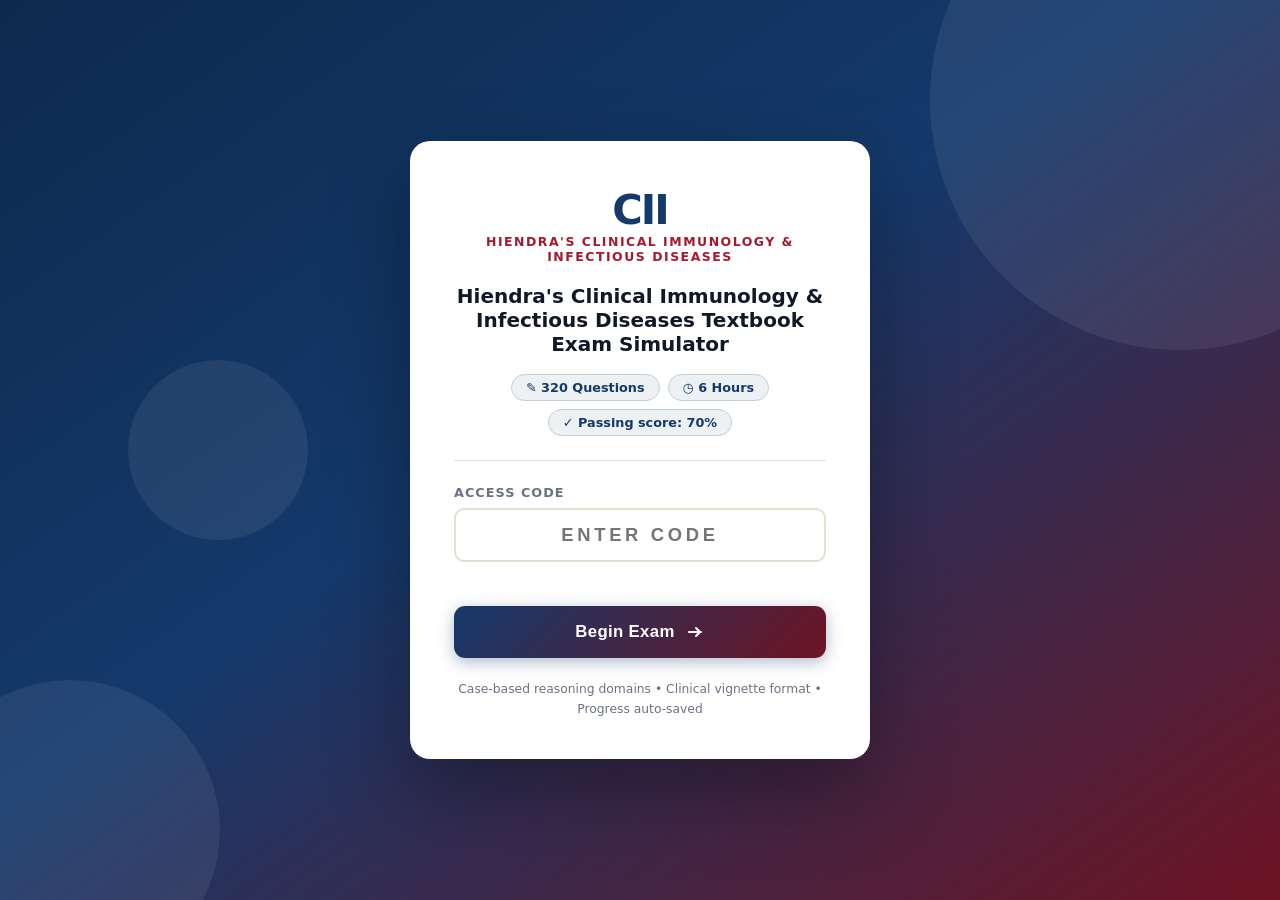
<file: index.html>
<!DOCTYPE html>
<html lang="en">
<head>
  <meta charset="UTF-8" />
  <meta name="viewport" content="width=device-width, initial-scale=1.0" />
  <title>Hiendra's Clinical Immunology &amp; Infectious Diseases Textbook - Exam Simulator</title>
  <link rel="stylesheet" href="style.css?v=1" />
</head>
<body>

<!-- ── Access Gate ──────────────────────────────────────────────────────── -->
<div id="access-gate">
  <div class="gate-bg-shapes">
    <div class="shape shape-1"></div>
    <div class="shape shape-2"></div>
    <div class="shape shape-3"></div>
  </div>
  <div class="gate-card">
    <div class="gate-logo">
      <div class="logo-badge">CII</div>
      <div class="logo-sub">Hiendra's Clinical Immunology &amp; Infectious Diseases</div>
    </div>

    <div class="gate-title">Hiendra's Clinical Immunology &amp; Infectious Diseases Textbook Exam Simulator</div>
    <div class="gate-meta-row">
      <div class="gate-chip">&#9998; 320 Questions</div>
      <div class="gate-chip">&#9719; 6 Hours</div>
      <div class="gate-chip">&#10003; Passing score: 70%</div>
    </div>

    <div class="gate-divider"></div>

    <label for="access-code-input">Access Code</label>
    <div class="input-wrap">
      <input
        type="text"
        id="access-code-input"
        placeholder="Enter code"
        maxlength="12"
        autocomplete="off"
        spellcheck="false"
      />
    </div>
    <div class="error-msg" id="gate-error"></div>
    <button class="btn-start" id="gate-submit">
      <span>Begin Exam</span>
      <svg width="20" height="20" viewBox="0 0 20 20" fill="none"><path d="M4 10h12M11 6l4 4-4 4" stroke="currentColor" stroke-width="2" stroke-linecap="round" stroke-linejoin="round"/></svg>
    </button>

    <div class="gate-footer">
      Case-based reasoning domains &bull; Clinical vignette format &bull; Progress auto-saved
    </div>
  </div>
</div>

<!-- ── Exam App ─────────────────────────────────────────────────────────── -->
<div id="exam-app">

  <!-- Header -->
  <header class="exam-header">
    <div class="brand">
      <span class="brand-ne">Hiendra's Clinical Immunology &amp; Infectious Diseases</span>
      <span class="brand-label">Simulator</span>
    </div>

    <div class="header-center">
      <div class="progress-info">
        <span id="progress-text">0 of 320 answered</span>
      </div>
    </div>

    <div class="timer-block" id="timer-block">
      <div class="timer-icon">&#9716;</div>
      <div>
        <div class="timer-label">Time Left</div>
        <div class="timer-value" id="timer-value">06:00:00</div>
      </div>
    </div>

    <button class="btn-submit-header" id="btn-submit-header">&#10003; Submit</button>

    <button class="btn-map-toggle" id="btn-map-toggle" title="Question Map">
      <svg width="18" height="18" viewBox="0 0 18 18" fill="none"><rect x="1" y="1" width="4" height="4" rx="1" fill="currentColor"/><rect x="7" y="1" width="4" height="4" rx="1" fill="currentColor"/><rect x="13" y="1" width="4" height="4" rx="1" fill="currentColor"/><rect x="1" y="7" width="4" height="4" rx="1" fill="currentColor"/><rect x="7" y="7" width="4" height="4" rx="1" fill="currentColor"/><rect x="13" y="7" width="4" height="4" rx="1" fill="currentColor"/><rect x="1" y="13" width="4" height="4" rx="1" fill="currentColor"/><rect x="7" y="13" width="4" height="4" rx="1" fill="currentColor"/><rect x="13" y="13" width="4" height="4" rx="1" fill="currentColor"/></svg>
      Map
    </button>
  </header>

  <!-- Mobile Question Map Overlay -->
  <div id="mobile-map-overlay">
    <div id="mobile-map-panel">
      <div class="mobile-map-header">
        <span>Question Navigator</span>
        <button id="mobile-map-close">&#10005;</button>
      </div>
      <div class="legend-row" style="padding:0 16px 10px;">
        <div class="legend-item"><div class="legend-dot answered-d"></div> Answered</div>
        <div class="legend-item"><div class="legend-dot flagged-d"></div> Flagged</div>
        <div class="legend-item"><div class="legend-dot current-d"></div> Current</div>
        <div class="legend-item"><div class="legend-dot unanswered-d"></div> Unanswered</div>
      </div>
      <div class="q-grid" id="q-grid-mobile"></div>
      <button class="btn-submit-mobile" id="btn-submit-mobile">&#10003; Submit Exam</button>
    </div>
  </div>

  <!-- Progress bar -->
  <div class="progress-bar-wrap">
    <div class="progress-bar-fill" id="progress-fill" style="width:0%"></div>
  </div>

  <!-- Body -->
  <div class="exam-body">

    <!-- Question Card -->
    <div class="question-card">
      <div class="q-meta">
        <div class="q-num" id="q-num-label">Question 1 of 320</div>
        <div class="q-meta-right">
          <span class="domain-badge" id="domain-badge">Domain</span>
          <button class="flag-btn" id="flag-btn" title="Flag for review">
            <svg width="16" height="16" viewBox="0 0 16 16" fill="none"><path d="M3 2v12M3 2h8l-2 4 2 4H3" stroke="currentColor" stroke-width="1.5" stroke-linecap="round" stroke-linejoin="round"/></svg>
            <span id="flag-label">Flag</span>
          </button>
        </div>
      </div>

      <div class="question-text" id="question-text">Loading...</div>

      <ul class="options-list" id="options-list"></ul>

      <div class="explanation-panel" id="explanation-panel"></div>

      <div class="q-nav">
        <button class="btn-nav btn-prev" id="btn-prev">
          <svg width="16" height="16" viewBox="0 0 16 16" fill="none"><path d="M10 3L5 8l5 5" stroke="currentColor" stroke-width="2" stroke-linecap="round" stroke-linejoin="round"/></svg>
          Previous
        </button>
        <button class="btn-nav btn-next" id="btn-next">
          Next
          <svg width="16" height="16" viewBox="0 0 16 16" fill="none"><path d="M6 3l5 5-5 5" stroke="currentColor" stroke-width="2" stroke-linecap="round" stroke-linejoin="round"/></svg>
        </button>
      </div>
    </div>

    <!-- Side Panel -->
    <aside class="side-panel">
      <div class="side-card">
        <h3>Progress</h3>
        <div class="stats-grid">
          <div class="stat-box answered-box">
            <div class="stat-num" id="stat-answered">0</div>
            <div class="stat-label">Answered</div>
          </div>
          <div class="stat-box flagged-box">
            <div class="stat-num" id="stat-flagged">0</div>
            <div class="stat-label">Flagged</div>
          </div>
          <div class="stat-box remaining-box">
            <div class="stat-num" id="stat-remaining">320</div>
            <div class="stat-label">Remaining</div>
          </div>
        </div>
      </div>

      <div class="side-card">
        <h3>Question Navigator</h3>
        <div class="legend-row">
          <div class="legend-item"><div class="legend-dot answered-d"></div> Answered</div>
          <div class="legend-item"><div class="legend-dot flagged-d"></div> Flagged</div>
          <div class="legend-item"><div class="legend-dot current-d"></div> Current</div>
          <div class="legend-item"><div class="legend-dot unanswered-d"></div> Unanswered</div>
        </div>
        <div class="q-grid" id="q-grid"></div>
      </div>

      <div class="side-card submit-card">
        <button class="btn-submit-side" id="btn-submit-exam">&#10003; Submit Exam</button>
        <div class="submit-note">All 320 questions must be answered</div>
      </div>

      <div class="side-card tips-card">
        <div class="tips-icon">&#128161;</div>
        <div class="tips-text">
          Flag questions to revisit. Navigate freely, your progress saves automatically.
        </div>
      </div>
    </aside>
  </div>
</div>

<!-- ── Submit Modal ──────────────────────────────────────────────────── -->
<div id="submit-modal-overlay">
  <div id="submit-modal">
    <div class="sm-icon" id="sm-icon"></div>
    <div class="sm-title" id="sm-title"></div>
    <div class="sm-body"  id="sm-body"></div>
    <div class="sm-actions" id="sm-actions"></div>
  </div>
</div>

<!-- ── Results Page ──────────────────────────────────────────────────────── -->
<div id="results-page">
  <div class="results-container">

    <div class="results-header">
      <div class="results-logo">CII</div>
      <h1>Exam Complete</h1>
      <p id="res-timeout-msg" style="display:none;" class="timeout-msg">Time expired. Exam was auto-submitted.</p>
    </div>

    <div class="score-block">
      <div class="score-card score-main" id="res-status-card">
        <div class="sc-icon" id="res-icon">&#9733;</div>
        <div class="sc-value" id="res-status">...</div>
        <div class="sc-sub" id="res-sub">...</div>
      </div>
      <div class="score-card">
        <div class="sc-label">Score</div>
        <div class="sc-value" id="res-score">...</div>
        <div class="sc-sub">Questions correct</div>
      </div>
      <div class="score-card">
        <div class="sc-label">Percentage</div>
        <div class="sc-value" id="res-pct">...</div>
        <div class="sc-sub">Passing score: 70%</div>
      </div>
    </div>

    <div class="domain-breakdown">
      <h2>&#9000; Performance by Domain</h2>
      <div id="domain-breakdown-rows"></div>
    </div>

    <div class="results-actions">
      <button class="btn-results secondary" id="btn-print">&#128438; Print Results</button>
      <button class="btn-results primary" id="btn-reset">&#8635; New Exam</button>
    </div>

    <div class="review-controls">
      <h2>Answer Review</h2>
      <div class="review-filter">
        <button class="filter-btn active" data-filter="all">All 320</button>
        <button class="filter-btn" data-filter="wrong">Wrong Only</button>
        <button class="filter-btn" data-filter="correct">Correct Only</button>
      </div>
    </div>
    <div id="review-list"></div>

  </div>
</div>

<script src="questions.js?v=1"></script>
<script src="app.js?v=1"></script>
</body>
</html>
</file>
<file: style.css>
/* Hiendra's Clinical Immunology & Infectious Diseases Textbook 2026, Exam Simulator Styles */
*, *::before, *::after { box-sizing: border-box; margin: 0; padding: 0; }

:root {
  --crimson:    #14396B;
  --crimson-dk: #0D2A4E;
  --gold:       #A6192E;
  --gold-lt:    #D4894F;
  --teal:       #37607A;
  --green:      #059669;
  --red:        #DC2626;
  --white:      #FFFFFF;
  --bg:         #F6F3EC;
  --card-bg:    #FFFFFF;
  --border:     #E3DFD3;
  --text:       #111827;
  --muted:      #6B7280;
  --correct-bg:     #D1FAE5;
  --correct-border: #059669;
  --wrong-bg:       #FEE2E2;
  --wrong-border:   #DC2626;
  --selected-bg:    #EEF1F3;
  --selected-border:#14396B;
  --radius:     12px;
  --shadow:     0 2px 16px rgba(0,0,0,0.07);
}

body {
  font-family: 'Segoe UI', system-ui, -apple-system, sans-serif;
  background: var(--bg);
  color: var(--text);
  min-height: 100vh;
  font-size: 15px;
}

/* ── Access Gate ──────────────────────────────────────────────────── */
#access-gate {
  display: flex;
  align-items: center;
  justify-content: center;
  min-height: 100vh;
  background: linear-gradient(145deg, #0D2A4E 0%, #14396B 45%, #6E1423 100%);
  position: relative;
  overflow: hidden;
}

.gate-bg-shapes { position: absolute; inset: 0; pointer-events: none; }
.shape {
  position: absolute;
  border-radius: 50%;
  opacity: 0.07;
  background: white;
}
.shape-1 { width: 500px; height: 500px; top: -150px; right: -150px; }
.shape-2 { width: 300px; height: 300px; bottom: -80px; left: -80px; }
.shape-3 { width: 180px; height: 180px; top: 40%; left: 10%; }

.gate-card {
  position: relative;
  background: var(--white);
  border-radius: 20px;
  padding: 48px 44px 40px;
  max-width: 460px;
  width: 90%;
  box-shadow: 0 32px 80px rgba(0,0,0,0.35);
}

.gate-logo { text-align: center; margin-bottom: 20px; }

.logo-badge {
  display: inline-block;
  font-size: 2.6rem;
  font-weight: 900;
  color: var(--crimson);
  letter-spacing: -2px;
  line-height: 1;
}
.logo-badge span { color: var(--gold); }

.logo-sub {
  font-size: 0.78rem;
  font-weight: 600;
  color: var(--gold);
  text-transform: uppercase;
  letter-spacing: 0.12em;
  margin-top: 4px;
}

.gate-title {
  font-size: 1.25rem;
  font-weight: 700;
  color: var(--text);
  text-align: center;
  margin-bottom: 18px;
}

.gate-meta-row {
  display: flex;
  gap: 8px;
  justify-content: center;
  flex-wrap: wrap;
  margin-bottom: 24px;
}

.gate-chip {
  padding: 5px 14px;
  border-radius: 20px;
  background: #EEF1F3;
  color: var(--crimson);
  font-size: 0.8rem;
  font-weight: 700;
  border: 1.5px solid #C3CED6;
}

.gate-divider { height: 1px; background: var(--border); margin-bottom: 24px; }

.gate-card label {
  display: block;
  font-size: 0.8rem;
  font-weight: 700;
  color: var(--muted);
  text-transform: uppercase;
  letter-spacing: 0.08em;
  margin-bottom: 8px;
}

.input-wrap { position: relative; margin-bottom: 6px; }

.input-wrap input {
  width: 100%;
  padding: 14px 20px;
  border: 2px solid var(--border);
  border-radius: 10px;
  font-size: 1.15rem;
  font-weight: 700;
  letter-spacing: 0.2em;
  text-align: center;
  text-transform: uppercase;
  outline: none;
  transition: border-color 0.2s, box-shadow 0.2s;
  color: var(--crimson);
}
.input-wrap input:focus {
  border-color: var(--crimson);
  box-shadow: 0 0 0 3px rgba(20,57,107,0.12);
}

.error-msg {
  color: var(--red);
  font-size: 0.85rem;
  text-align: center;
  min-height: 22px;
  margin-bottom: 4px;
}

.btn-start {
  display: flex;
  align-items: center;
  justify-content: center;
  gap: 10px;
  width: 100%;
  padding: 16px;
  background: linear-gradient(135deg, var(--crimson) 0%, #6E1423 100%);
  color: var(--white);
  border: none;
  border-radius: 11px;
  font-size: 1.05rem;
  font-weight: 800;
  cursor: pointer;
  margin-top: 16px;
  transition: transform 0.15s, box-shadow 0.15s;
  letter-spacing: 0.02em;
  box-shadow: 0 4px 16px rgba(20,57,107,0.35);
}
.btn-start:hover { transform: translateY(-1px); box-shadow: 0 6px 20px rgba(20,57,107,0.45); }
.btn-start:active { transform: scale(0.98); }

.gate-footer {
  margin-top: 22px;
  text-align: center;
  font-size: 0.77rem;
  color: var(--muted);
  line-height: 1.6;
}

/* ── Main Exam Layout ─────────────────────────────────────────── */
#exam-app { display: none; min-height: 100vh; }

.exam-header {
  background: var(--crimson);
  color: var(--white);
  padding: 0 24px;
  height: 58px;
  display: flex;
  align-items: center;
  justify-content: space-between;
  position: sticky;
  top: 0;
  z-index: 100;
  box-shadow: 0 2px 12px rgba(0,0,0,0.25);
}

.brand {
  display: flex;
  align-items: baseline;
  gap: 2px;
  font-weight: 900;
  font-size: 1.25rem;
  letter-spacing: -0.5px;
}
.brand-ne { color: white; }
.brand-dot { color: var(--gold-lt); }
.brand-bc { color: var(--gold-lt); }
.brand-label {
  font-size: 0.72rem;
  font-weight: 600;
  color: rgba(255,255,255,0.55);
  letter-spacing: 0.06em;
  text-transform: uppercase;
  margin-left: 8px;
  align-self: center;
}

.header-center { flex: 1; text-align: center; }
.progress-info { font-size: 0.82rem; font-weight: 600; color: rgba(255,255,255,0.7); }

.timer-block {
  display: flex;
  align-items: center;
  gap: 8px;
  background: rgba(255,255,255,0.1);
  border: 1px solid rgba(255,255,255,0.18);
  border-radius: 9px;
  padding: 6px 14px;
}

.timer-icon { font-size: 1rem; opacity: 0.7; }
.timer-label { font-size: 0.65rem; font-weight: 700; color: rgba(255,255,255,0.6); text-transform: uppercase; letter-spacing: 0.06em; line-height: 1; }
.timer-value { font-size: 1.2rem; font-weight: 900; font-variant-numeric: tabular-nums; line-height: 1.2; }
.timer-value.warning { color: #FCD34D; }
.timer-value.critical { color: #FCA5A5; animation: pulse 1s infinite; }

@keyframes pulse { 0%,100%{ opacity:1; } 50%{ opacity:0.4; } }

.progress-bar-wrap { background: rgba(0,0,0,0.08); height: 5px; }
.progress-bar-fill {
  height: 5px;
  background: linear-gradient(90deg, var(--gold), var(--gold-lt));
  transition: width 0.4s ease;
}

.exam-body {
  display: grid;
  grid-template-columns: 1fr 280px;
  gap: 0;
  max-width: 1160px;
  margin: 0 auto;
  padding: 24px 16px;
  align-items: start;
}

.question-card {
  background: var(--card-bg);
  border-radius: var(--radius);
  padding: 34px 38px;
  box-shadow: var(--shadow);
  margin-right: 20px;
  border: 1px solid var(--border);
}

.q-meta {
  display: flex;
  align-items: center;
  justify-content: space-between;
  margin-bottom: 22px;
}

.q-num {
  font-size: 0.8rem;
  font-weight: 700;
  color: var(--muted);
  text-transform: uppercase;
  letter-spacing: 0.06em;
}

.q-meta-right { display: flex; align-items: center; gap: 10px; }

.domain-badge {
  font-size: 0.72rem;
  font-weight: 800;
  padding: 4px 12px;
  border-radius: 20px;
  color: white;
  text-transform: uppercase;
  letter-spacing: 0.06em;
}

/* Hiendra's Clinical Immunology & Infectious Diseases Textbook domain badge colors */
.domain-badge.immunology_foundations    { background: #22304A; }
.domain-badge.immunodeficiency          { background: #7B0D1E; }
.domain-badge.allergy_autoimmunity      { background: #0E4D57; }
.domain-badge.transplant_immunotherapy  { background: #B5651D; }
.domain-badge.bacterial_diseases        { background: #5B1E8A; }
.domain-badge.clinical_syndromes        { background: #14396B; }
.domain-badge.hiv                       { background: #2D6A4F; }
.domain-badge.viral_fungal_parasitic    { background: #6B4423; }
.domain-badge.antimicrobial_therapy     { background: #8B1A1A; }
.domain-badge.prevention_vaccination    { background: #4A2545; }

.flag-btn {
  display: flex;
  align-items: center;
  gap: 5px;
  background: var(--bg);
  border: 1.5px solid var(--border);
  border-radius: 8px;
  font-size: 0.78rem;
  font-weight: 600;
  color: var(--muted);
  padding: 5px 10px;
  cursor: pointer;
  transition: all 0.18s;
}
.flag-btn:hover { border-color: var(--gold); color: #92400E; background: #FFFBEB; }
.flag-btn.flagged { background: #FEF3C7; border-color: #F59E0B; color: #92400E; }

.question-text {
  font-size: 1.04rem;
  font-weight: 600;
  line-height: 1.7;
  color: var(--text);
  margin-bottom: 28px;
}

.options-list { list-style: none; display: flex; flex-direction: column; gap: 10px; }

.option-item {
  display: flex;
  align-items: center;
  gap: 14px;
  padding: 14px 18px;
  border: 2px solid var(--border);
  border-radius: 10px;
  cursor: pointer;
  transition: all 0.15s;
  background: var(--card-bg);
}

.option-item:hover:not(.disabled) {
  border-color: var(--crimson);
  background: #EEF1F3;
  transform: translateX(2px);
}

.option-item.selected { border-color: var(--selected-border); background: var(--selected-bg); }
.option-item.correct  { border-color: var(--correct-border); background: var(--correct-bg); }
.option-item.wrong    { border-color: var(--wrong-border); background: var(--wrong-bg); }
.option-item.disabled { cursor: default; pointer-events: none; transform: none; }

.option-letter {
  flex-shrink: 0;
  width: 30px;
  height: 30px;
  border-radius: 50%;
  border: 2px solid var(--border);
  display: flex;
  align-items: center;
  justify-content: center;
  font-size: 0.82rem;
  font-weight: 800;
  color: var(--muted);
  background: var(--bg);
  transition: all 0.15s;
}

.option-item.selected .option-letter { background: var(--crimson); border-color: var(--crimson); color: white; }
.option-item.correct  .option-letter { background: var(--correct-border); border-color: var(--correct-border); color: white; }
.option-item.wrong    .option-letter { background: var(--red); border-color: var(--red); color: white; }

.option-text { font-size: 0.96rem; line-height: 1.55; }

.option-check { margin-left: auto; flex-shrink: 0; font-size: 1.1rem; display: none; }
.option-item.correct .option-check { display: block; color: var(--correct-border); }
.option-item.wrong   .option-check { display: block; color: var(--red); }

.explanation-panel {
  display: none;
  margin-top: 22px;
  padding: 18px 22px;
  background: linear-gradient(135deg, #F0FDF4 0%, #ECFDF5 100%);
  border: 1.5px solid #6EE7B7;
  border-radius: 10px;
  font-size: 0.93rem;
  line-height: 1.7;
  color: #065F46;
}
.explanation-panel.show { display: block; }
.explanation-panel .exp-label {
  display: flex;
  align-items: center;
  gap: 6px;
  font-weight: 800;
  color: #047857;
  margin-bottom: 6px;
  font-size: 0.85rem;
  text-transform: uppercase;
  letter-spacing: 0.05em;
}

.q-nav {
  display: flex;
  align-items: center;
  justify-content: space-between;
  margin-top: 30px;
  gap: 12px;
}

.btn-nav {
  display: flex;
  align-items: center;
  gap: 6px;
  padding: 10px 22px;
  border-radius: 9px;
  border: 2px solid var(--border);
  background: var(--card-bg);
  color: var(--crimson);
  font-size: 0.9rem;
  font-weight: 700;
  cursor: pointer;
  transition: all 0.15s;
}
.btn-nav:hover { border-color: var(--crimson); background: #EEF1F3; }
.btn-nav:disabled { opacity: 0.3; cursor: default; pointer-events: none; }

.side-panel { position: sticky; top: 74px; }

.side-card {
  background: var(--card-bg);
  border-radius: var(--radius);
  padding: 20px;
  box-shadow: var(--shadow);
  border: 1px solid var(--border);
  margin-bottom: 14px;
}

.side-card h3 {
  font-size: 0.75rem;
  font-weight: 800;
  color: var(--muted);
  text-transform: uppercase;
  letter-spacing: 0.08em;
  margin-bottom: 14px;
}

.stats-grid { display: grid; grid-template-columns: 1fr 1fr 1fr; gap: 8px; }

.stat-box { text-align: center; padding: 10px 6px; border-radius: 8px; border: 1.5px solid transparent; }
.answered-box { background: #ECFDF5; border-color: #A7F3D0; }
.flagged-box  { background: #FFFBEB; border-color: #FDE68A; }
.remaining-box{ background: #EEF1F3; border-color: #C3CED6; }

.stat-num { font-size: 1.4rem; font-weight: 900; line-height: 1; margin-bottom: 2px; }
.answered-box  .stat-num { color: var(--green); }
.flagged-box   .stat-num { color: #D97706; }
.remaining-box .stat-num { color: var(--crimson); }

.stat-label { font-size: 0.67rem; font-weight: 700; color: var(--muted); text-transform: uppercase; letter-spacing: 0.05em; }

.legend-row { display: flex; gap: 12px; flex-wrap: wrap; margin-bottom: 10px; }
.legend-item { display: flex; align-items: center; gap: 5px; font-size: 0.72rem; color: var(--muted); font-weight: 600; }
.legend-dot { width: 10px; height: 10px; border-radius: 2px; flex-shrink: 0; }
.legend-dot.answered-d   { background: var(--gold); }
.legend-dot.flagged-d    { background: #F59E0B; }
.legend-dot.current-d    { border: 2px solid var(--crimson); background: white; }
.legend-dot.unanswered-d { background: var(--bg); border: 1.5px solid var(--border); }

.q-grid { display: grid; grid-template-columns: repeat(10, 1fr); gap: 3px; }

.q-dot {
  width: 22px;
  height: 22px;
  border-radius: 4px;
  border: 1.5px solid var(--border);
  background: var(--bg);
  font-size: 0.55rem;
  font-weight: 700;
  display: flex;
  align-items: center;
  justify-content: center;
  cursor: pointer;
  transition: all 0.1s;
  color: var(--muted);
}
.q-dot:hover { border-color: var(--crimson); color: var(--crimson); }
.q-dot.answered { background: var(--gold); border-color: var(--gold); color: white; }
.q-dot.flagged  { background: #FEF3C7; border-color: #F59E0B; color: #92400E; }
.q-dot.current  { border-color: var(--crimson); outline: 2px solid var(--crimson); outline-offset: 1px; }

.tips-card { display: flex; align-items: flex-start; gap: 10px; background: #FFF8F0; padding: 14px 16px; }
.tips-icon { font-size: 1.2rem; flex-shrink: 0; margin-top: 1px; }
.tips-text { font-size: 0.78rem; color: var(--muted); line-height: 1.6; }

.btn-submit-header {
  padding: 9px 18px;
  border-radius: 8px;
  border: none;
  background: linear-gradient(135deg, var(--gold) 0%, #6E1423 100%);
  color: #FFFFFF;
  font-size: 0.85rem;
  font-weight: 800;
  cursor: pointer;
  transition: all 0.18s;
  box-shadow: 0 2px 10px rgba(166,25,46,0.35);
  letter-spacing: 0.02em;
  white-space: nowrap;
  flex-shrink: 0;
}
.btn-submit-header:hover { transform: translateY(-1px); box-shadow: 0 4px 14px rgba(166,25,46,0.5); }
.btn-submit-header:disabled { opacity: 0.4; cursor: default; transform: none; box-shadow: none; }

.btn-map-toggle {
  display: none;
  align-items: center;
  gap: 5px;
  padding: 7px 12px;
  border-radius: 8px;
  border: 1.5px solid rgba(255,255,255,0.3);
  background: rgba(255,255,255,0.1);
  color: white;
  font-size: 0.8rem;
  font-weight: 700;
  cursor: pointer;
  flex-shrink: 0;
}

#mobile-map-overlay {
  display: none;
  position: fixed;
  inset: 0;
  background: rgba(0,0,0,0.55);
  z-index: 900;
  align-items: flex-end;
  justify-content: center;
}
#mobile-map-overlay.open { display: flex; }

#mobile-map-panel {
  width: 100%;
  max-width: 480px;
  background: #fff;
  border-radius: 18px 18px 0 0;
  padding: 0 0 24px;
  max-height: 80vh;
  overflow-y: auto;
}
.mobile-map-header {
  display: flex;
  justify-content: space-between;
  align-items: center;
  padding: 16px 18px 12px;
  font-weight: 800;
  font-size: 1rem;
  border-bottom: 1px solid var(--border);
  position: sticky;
  top: 0;
  background: #fff;
  z-index: 1;
}
.mobile-map-header button { background: none; border: none; font-size: 1.1rem; cursor: pointer; color: var(--muted); padding: 4px 8px; }
#mobile-map-overlay .q-grid { padding: 12px 16px; }
.btn-submit-mobile {
  display: block;
  width: calc(100% - 32px);
  margin: 8px 16px 0;
  padding: 14px 16px;
  border-radius: 9px;
  border: none;
  background: linear-gradient(135deg, var(--gold) 0%, #6E1423 100%);
  color: #FFFFFF;
  font-size: 0.95rem;
  font-weight: 800;
  cursor: pointer;
  box-shadow: 0 3px 12px rgba(166,25,46,0.35);
}

.submit-card { text-align: center; background: #FFFDF0; border-color: #FDE68A; }

.btn-submit-side {
  width: 100%;
  padding: 13px 16px;
  border-radius: 9px;
  border: none;
  background: linear-gradient(135deg, var(--gold) 0%, #6E1423 100%);
  color: #FFFFFF;
  font-size: 0.95rem;
  font-weight: 800;
  cursor: pointer;
  transition: all 0.18s;
  box-shadow: 0 3px 12px rgba(166,25,46,0.35);
  letter-spacing: 0.02em;
}
.btn-submit-side:hover { transform: translateY(-1px); box-shadow: 0 5px 18px rgba(166,25,46,0.5); }
.btn-submit-side:disabled { opacity: 0.4; cursor: default; transform: none; box-shadow: none; }

.submit-note { font-size: 0.68rem; color: var(--muted); margin-top: 7px; font-weight: 600; text-transform: uppercase; letter-spacing: 0.05em; }

#submit-modal-overlay {
  display: none;
  position: fixed;
  inset: 0;
  background: rgba(0,0,0,0.55);
  z-index: 999;
  align-items: center;
  justify-content: center;
}
#submit-modal-overlay.open { display: flex; }

#submit-modal {
  background: white;
  border-radius: 16px;
  padding: 36px 32px 28px;
  max-width: 480px;
  width: 90%;
  box-shadow: 0 24px 64px rgba(0,0,0,0.3);
  text-align: center;
  max-height: 80vh;
  overflow-y: auto;
}

.sm-icon { font-size: 2.4rem; margin-bottom: 10px; }
.sm-title { font-size: 1.15rem; font-weight: 800; color: var(--crimson); margin-bottom: 14px; }
.sm-body { font-size: 0.93rem; color: var(--text); line-height: 1.65; margin-bottom: 20px; }
.sm-body p { margin-bottom: 12px; }

.sm-q-list {
  display: flex;
  flex-wrap: wrap;
  gap: 6px;
  justify-content: center;
  margin-top: 10px;
  max-height: 180px;
  overflow-y: auto;
  padding: 4px;
}

.sm-q-btn {
  padding: 5px 10px;
  border-radius: 6px;
  border: 1.5px solid #FECACA;
  background: #FEE2E2;
  color: #991B1B;
  font-size: 0.78rem;
  font-weight: 800;
  cursor: pointer;
  transition: all 0.12s;
}
.sm-q-btn:hover { background: #FCA5A5; border-color: var(--red); }

.sm-actions { display: flex; gap: 10px; justify-content: center; flex-wrap: wrap; }

.sm-btn-close, .sm-btn-cancel {
  padding: 11px 24px;
  border-radius: 9px;
  border: 2px solid var(--border);
  background: white;
  color: var(--muted);
  font-size: 0.9rem;
  font-weight: 700;
  cursor: pointer;
  transition: all 0.15s;
}
.sm-btn-close { color: var(--crimson); }
.sm-btn-close:hover { background: #EEF1F3; border-color: var(--crimson); }
.sm-btn-cancel:hover { background: #F3F4F6; }

.sm-btn-submit {
  padding: 11px 24px;
  border-radius: 9px;
  border: none;
  background: linear-gradient(135deg, var(--crimson) 0%, #6E1423 100%);
  color: white;
  font-size: 0.9rem;
  font-weight: 800;
  cursor: pointer;
  box-shadow: 0 3px 12px rgba(20,57,107,0.3);
  transition: all 0.15s;
}
.sm-btn-submit:hover { transform: translateY(-1px); box-shadow: 0 5px 16px rgba(20,57,107,0.45); }

/* ── Results Page ─────────────────────────────────────────── */
#results-page { display: none; min-height: 100vh; padding: 40px 20px 60px; background: var(--bg); }
.results-container { max-width: 920px; margin: 0 auto; }

.results-header { text-align: center; margin-bottom: 36px; }

.results-logo {
  display: inline-block;
  font-size: 2rem;
  font-weight: 900;
  color: var(--crimson);
  letter-spacing: -1px;
  margin-bottom: 6px;
}
.results-logo span { color: var(--gold); }

.results-header h1 { font-size: 2.2rem; font-weight: 900; color: var(--crimson); margin-bottom: 6px; }
.timeout-msg { color: var(--red); font-weight: 600; font-size: 0.95rem; margin-top: 6px; }

.score-block { display: grid; grid-template-columns: 1.4fr 1fr 1fr; gap: 14px; margin-bottom: 28px; }

.score-card {
  background: white;
  border-radius: 14px;
  padding: 24px 20px;
  text-align: center;
  box-shadow: var(--shadow);
  border: 1px solid var(--border);
}
.score-card .sc-label { font-size: 0.75rem; font-weight: 800; color: var(--muted); text-transform: uppercase; letter-spacing: 0.08em; margin-bottom: 10px; }
.score-card .sc-value { font-size: 2.4rem; font-weight: 900; color: var(--crimson); line-height: 1.1; }
.score-card .sc-sub { font-size: 0.82rem; color: var(--muted); margin-top: 6px; }
.score-card .sc-icon { font-size: 2.2rem; margin-bottom: 6px; }

.score-card.pass .sc-value { color: var(--green); }
.score-card.pass { border-color: #A7F3D0; background: #F0FDF4; }
.score-card.fail .sc-value { color: var(--red); }
.score-card.fail { border-color: #FECACA; background: #FEF2F2; }
.score-main .sc-value { font-size: 1.8rem; }

.domain-breakdown {
  background: white;
  border-radius: 14px;
  padding: 26px 24px;
  box-shadow: var(--shadow);
  border: 1px solid var(--border);
  margin-bottom: 24px;
}
.domain-breakdown h2 { font-size: 1rem; font-weight: 800; color: var(--crimson); margin-bottom: 20px; }

.domain-row { display: flex; align-items: center; gap: 14px; margin-bottom: 16px; }
.domain-row .dr-label { width: 210px; font-size: 0.87rem; font-weight: 700; flex-shrink: 0; }
.domain-row .dr-bar-wrap { flex: 1; background: var(--bg); border-radius: 6px; height: 14px; overflow: hidden; }
.domain-row .dr-bar { height: 14px; border-radius: 6px; transition: width 1s ease; }
.domain-row .dr-stat { width: 60px; text-align: right; font-size: 0.85rem; font-weight: 800; color: var(--text); }
.domain-row .dr-pct { width: 46px; text-align: right; font-size: 0.8rem; color: var(--muted); font-weight: 600; }

.results-actions { display: flex; gap: 12px; justify-content: center; margin: 28px 0 20px; flex-wrap: wrap; }
.btn-results { padding: 13px 30px; border-radius: 10px; font-size: 0.95rem; font-weight: 800; cursor: pointer; transition: all 0.15s; }
.btn-results.primary { background: var(--crimson); color: white; border: none; box-shadow: 0 3px 12px rgba(20,57,107,0.3); }
.btn-results.primary:hover { background: var(--crimson-dk); transform: translateY(-1px); }
.btn-results.secondary { background: white; color: var(--crimson); border: 2px solid var(--crimson); }
.btn-results.secondary:hover { background: #EEF1F3; }

.review-controls { display: flex; align-items: center; justify-content: space-between; flex-wrap: wrap; gap: 12px; margin-bottom: 16px; }
.review-controls h2 { font-size: 1.05rem; font-weight: 800; color: var(--crimson); }

.review-filter { display: flex; gap: 6px; }
.filter-btn {
  padding: 6px 14px;
  border-radius: 20px;
  border: 1.5px solid var(--border);
  background: white;
  color: var(--muted);
  font-size: 0.8rem;
  font-weight: 700;
  cursor: pointer;
  transition: all 0.15s;
}
.filter-btn:hover { border-color: var(--crimson); color: var(--crimson); }
.filter-btn.active { background: var(--crimson); color: white; border-color: var(--crimson); }

.review-item {
  background: white;
  border-radius: 12px;
  padding: 20px 24px;
  margin-bottom: 12px;
  border: 1px solid var(--border);
  border-left-width: 4px;
  box-shadow: 0 1px 6px rgba(0,0,0,0.04);
}
.review-item.correct-item { border-left-color: var(--correct-border); }
.review-item.wrong-item   { border-left-color: var(--red); }

.review-item .ri-header { display: flex; align-items: center; justify-content: space-between; margin-bottom: 10px; }
.review-item .ri-num { font-size: 0.75rem; font-weight: 700; color: var(--muted); text-transform: uppercase; letter-spacing: 0.05em; }
.review-item .ri-badge { font-size: 0.72rem; font-weight: 800; padding: 3px 10px; border-radius: 20px; }
.ri-badge.correct-badge { background: #D1FAE5; color: #065F46; }
.ri-badge.wrong-badge   { background: #FEE2E2; color: #991B1B; }
.ri-badge.skip-badge    { background: #F3F4F6; color: var(--muted); }

.review-item .ri-q { font-size: 0.93rem; font-weight: 600; margin-bottom: 12px; line-height: 1.6; color: var(--text); }
.review-item .ri-answers { font-size: 0.87rem; margin-bottom: 10px; line-height: 1.6; }
.review-item .ri-correct-ans { color: var(--correct-border); font-weight: 700; }
.review-item .ri-wrong-ans   { color: var(--red); font-weight: 700; }
.review-item .ri-exp { font-size: 0.87rem; color: #374151; line-height: 1.65; border-top: 1px solid var(--border); padding-top: 12px; margin-top: 8px; }
.review-item .ri-exp-label { font-size: 0.72rem; font-weight: 800; color: var(--muted); text-transform: uppercase; letter-spacing: 0.06em; margin-bottom: 4px; }

@media print {
  .exam-header, .side-panel, .q-nav, .flag-btn, .results-actions, .review-filter { display: none !important; }
  .exam-body { grid-template-columns: 1fr; }
  .question-card { margin-right: 0; box-shadow: none; border: none; }
  #results-page { padding: 0; }
}

@media (max-width: 900px) {
  .exam-body { grid-template-columns: 1fr; padding: 16px 12px; }
  .side-panel > .side-card:not(.submit-card) { display: none; }
  .side-panel { position: static; }
  .question-card { margin-right: 0; }
  .score-block { grid-template-columns: 1fr 1fr 1fr; }
  .btn-submit-header { display: none; }
  .btn-map-toggle { display: flex; }
}

@media (max-width: 640px) {
  .gate-card { padding: 32px 22px 28px; }
  .logo-badge { font-size: 2.1rem; }
  .gate-title { font-size: 1.1rem; }
  .gate-chip { font-size: 0.73rem; padding: 4px 10px; }
  .exam-header { padding: 0 14px; height: 52px; }
  .brand { font-size: 1.05rem; }
  .brand-label { display: none; }
  .progress-info { font-size: 0.72rem; }
  .timer-block { padding: 5px 10px; gap: 5px; }
  .timer-value { font-size: 1rem; }
  .timer-icon { display: none; }
  .timer-label { font-size: 0.58rem; }
  .exam-body { padding: 12px 10px; }
  .question-card { padding: 18px 16px; border-radius: 10px; }
  .q-meta { margin-bottom: 16px; flex-wrap: wrap; gap: 8px; }
  .question-text { font-size: 0.97rem; line-height: 1.65; margin-bottom: 20px; }
  .options-list { gap: 8px; }
  .option-item { padding: 14px 14px; gap: 12px; border-radius: 9px; }
  .option-item:hover:not(.disabled) { transform: none; }
  .option-letter { width: 28px; height: 28px; font-size: 0.78rem; }
  .option-text { font-size: 0.92rem; line-height: 1.5; }
  .q-nav { margin-top: 22px; gap: 8px; }
  .btn-nav { padding: 10px 16px; font-size: 0.85rem; }
  .results-header h1 { font-size: 1.7rem; }
  .score-block { grid-template-columns: 1fr; gap: 10px; }
  .score-card { padding: 18px 16px; }
  .domain-breakdown { padding: 18px 16px; }
  .domain-row { gap: 8px; flex-wrap: wrap; }
  .domain-row .dr-label { width: 100%; font-size: 0.82rem; margin-bottom: -6px; }
  .review-controls { flex-direction: column; align-items: flex-start; gap: 8px; }
  .review-item { padding: 16px; }
  .explanation-panel { padding: 14px 16px; font-size: 0.88rem; }
  #submit-modal { padding: 28px 20px 22px; }
  .sm-title { font-size: 1rem; }
}
</file>
